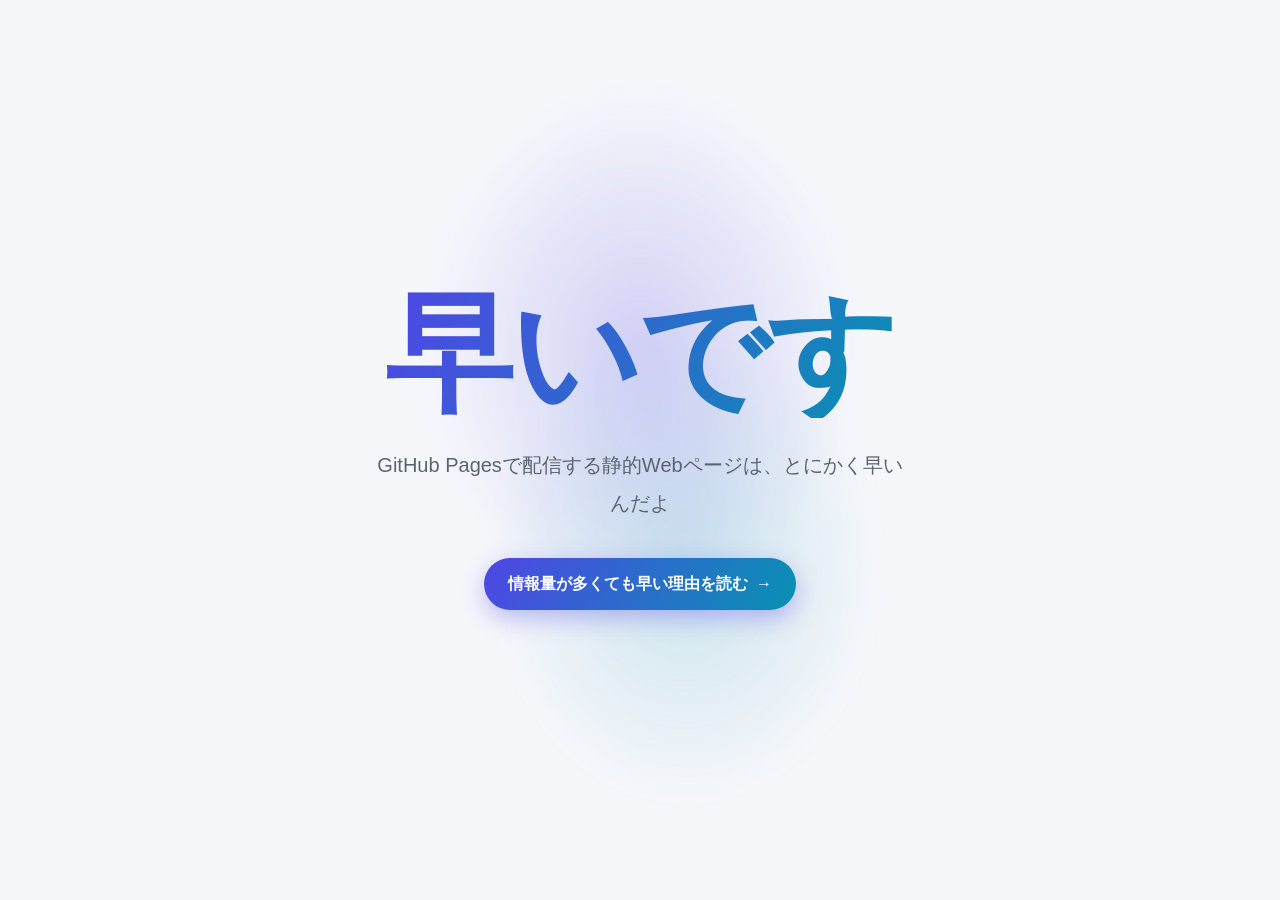
<file: index.html>
<!DOCTYPE html>
<html lang="ja">
<head>
  <meta charset="UTF-8">
  <meta name="viewport" content="width=device-width, initial-scale=1.0">
  <title>GitHub Pages は早い</title>
  <meta name="description" content="GitHub Pagesで配信する静的Webページは早い。">
  <link rel="stylesheet" href="style.css">
</head>
<body>
  <main class="hero">
    <h1 class="catch">早いです</h1>
    <p class="lead">GitHub Pagesで配信する静的Webページは、とにかく早いんだよ</p>
    <a class="cta" href="info/">情報量が多くても早い理由を読む</a>
  </main>
</body>
</html>
</file>
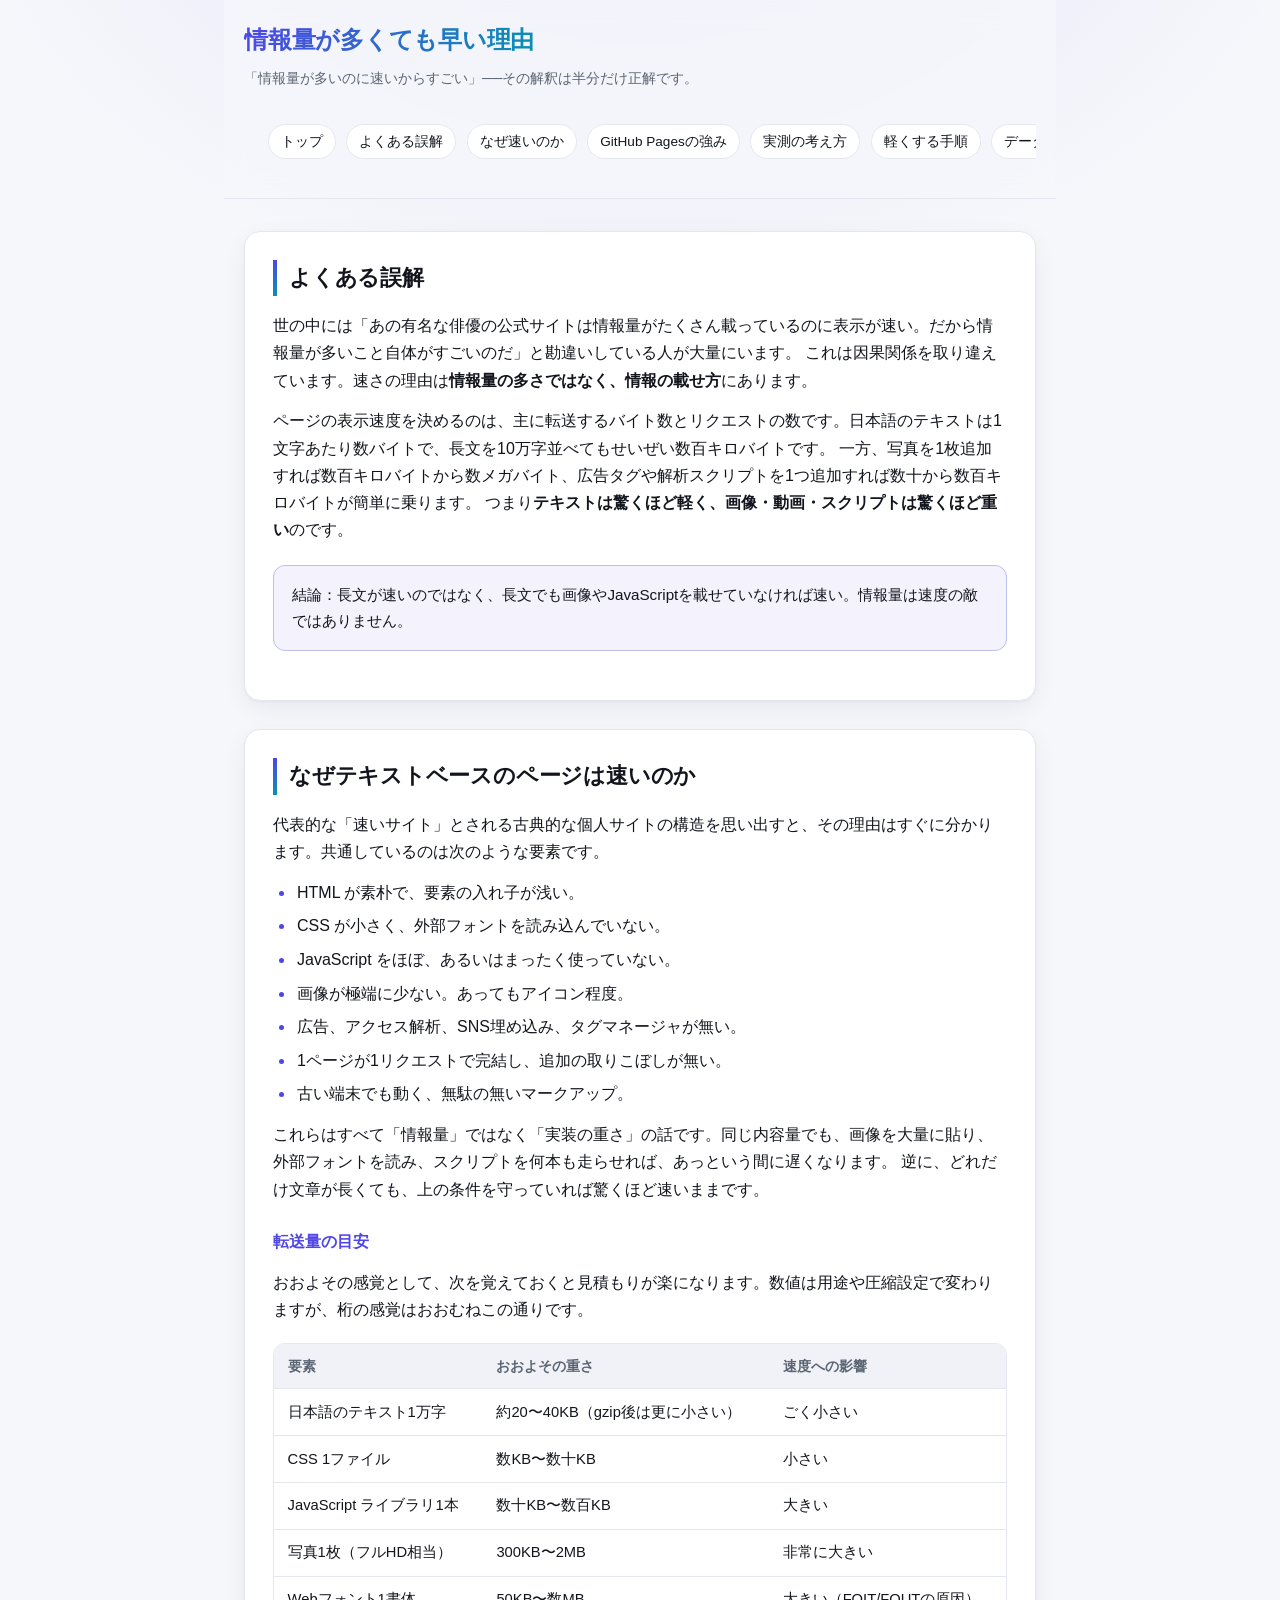
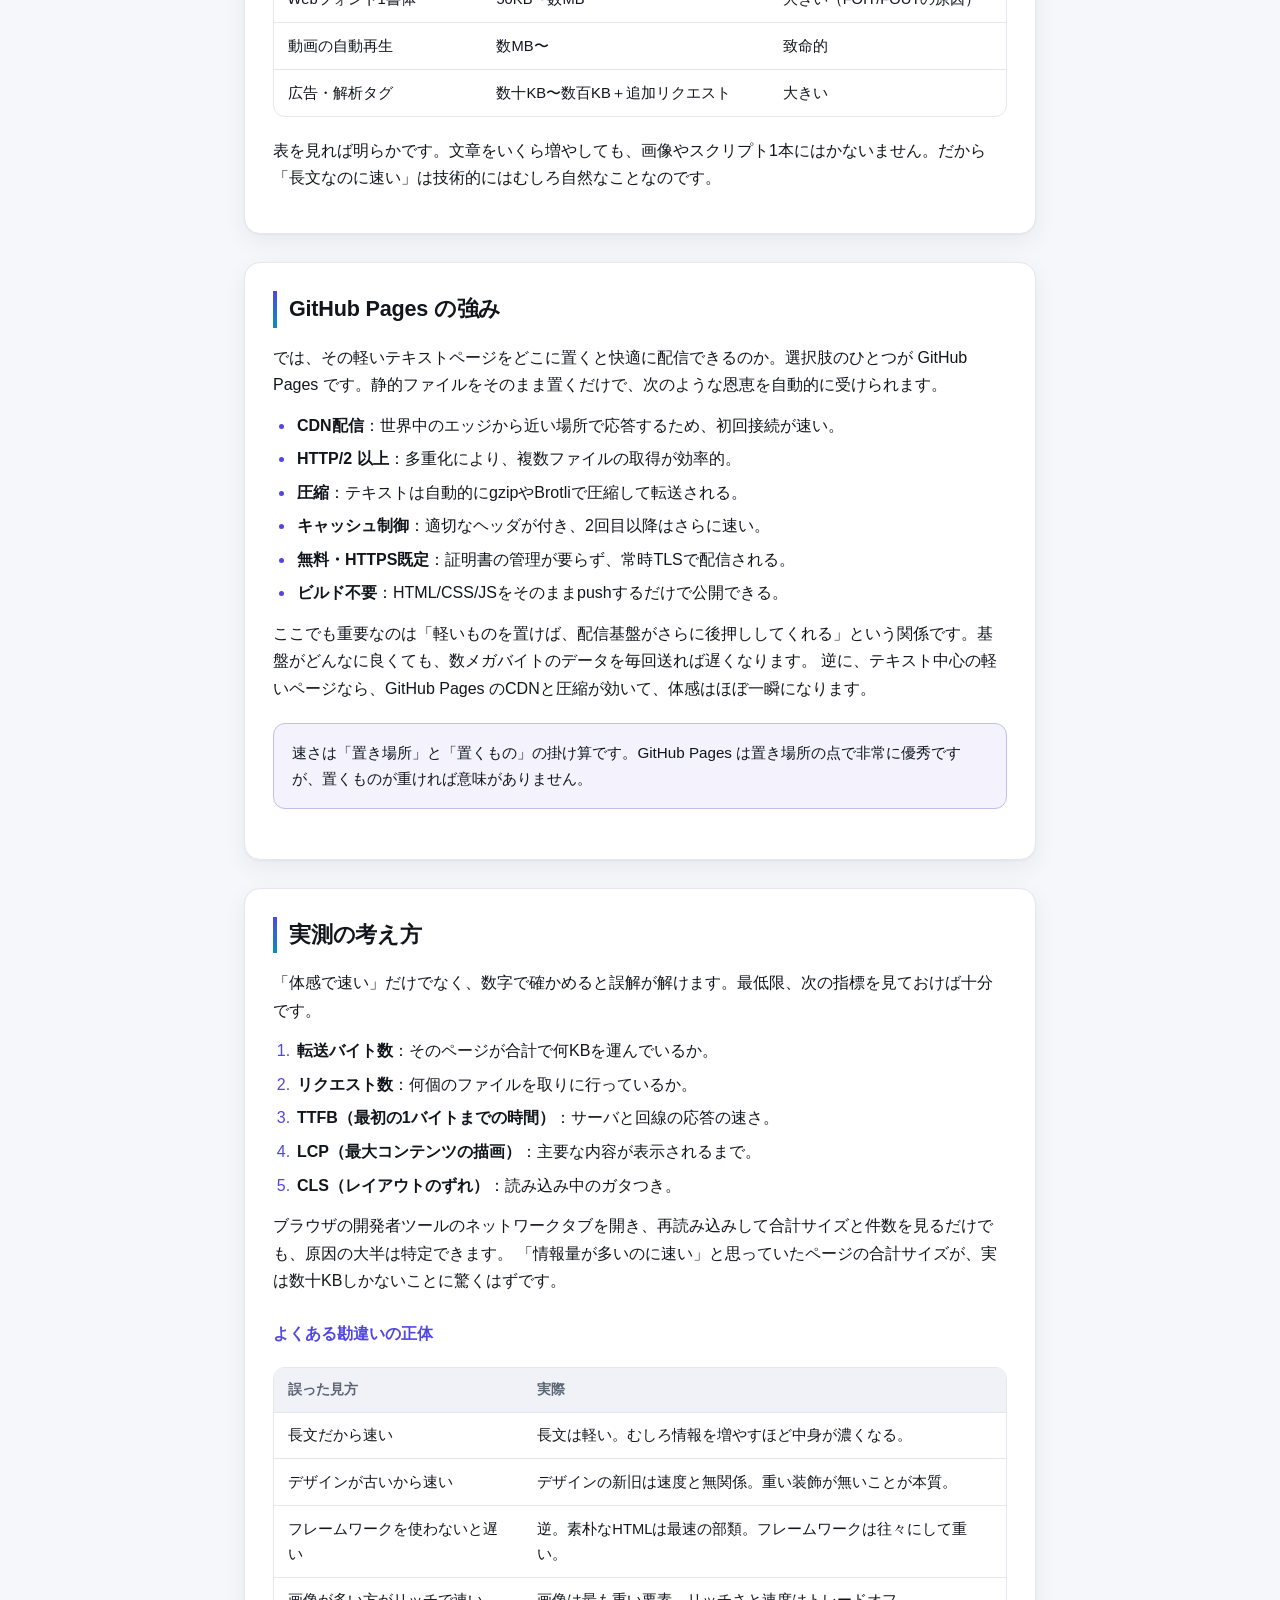
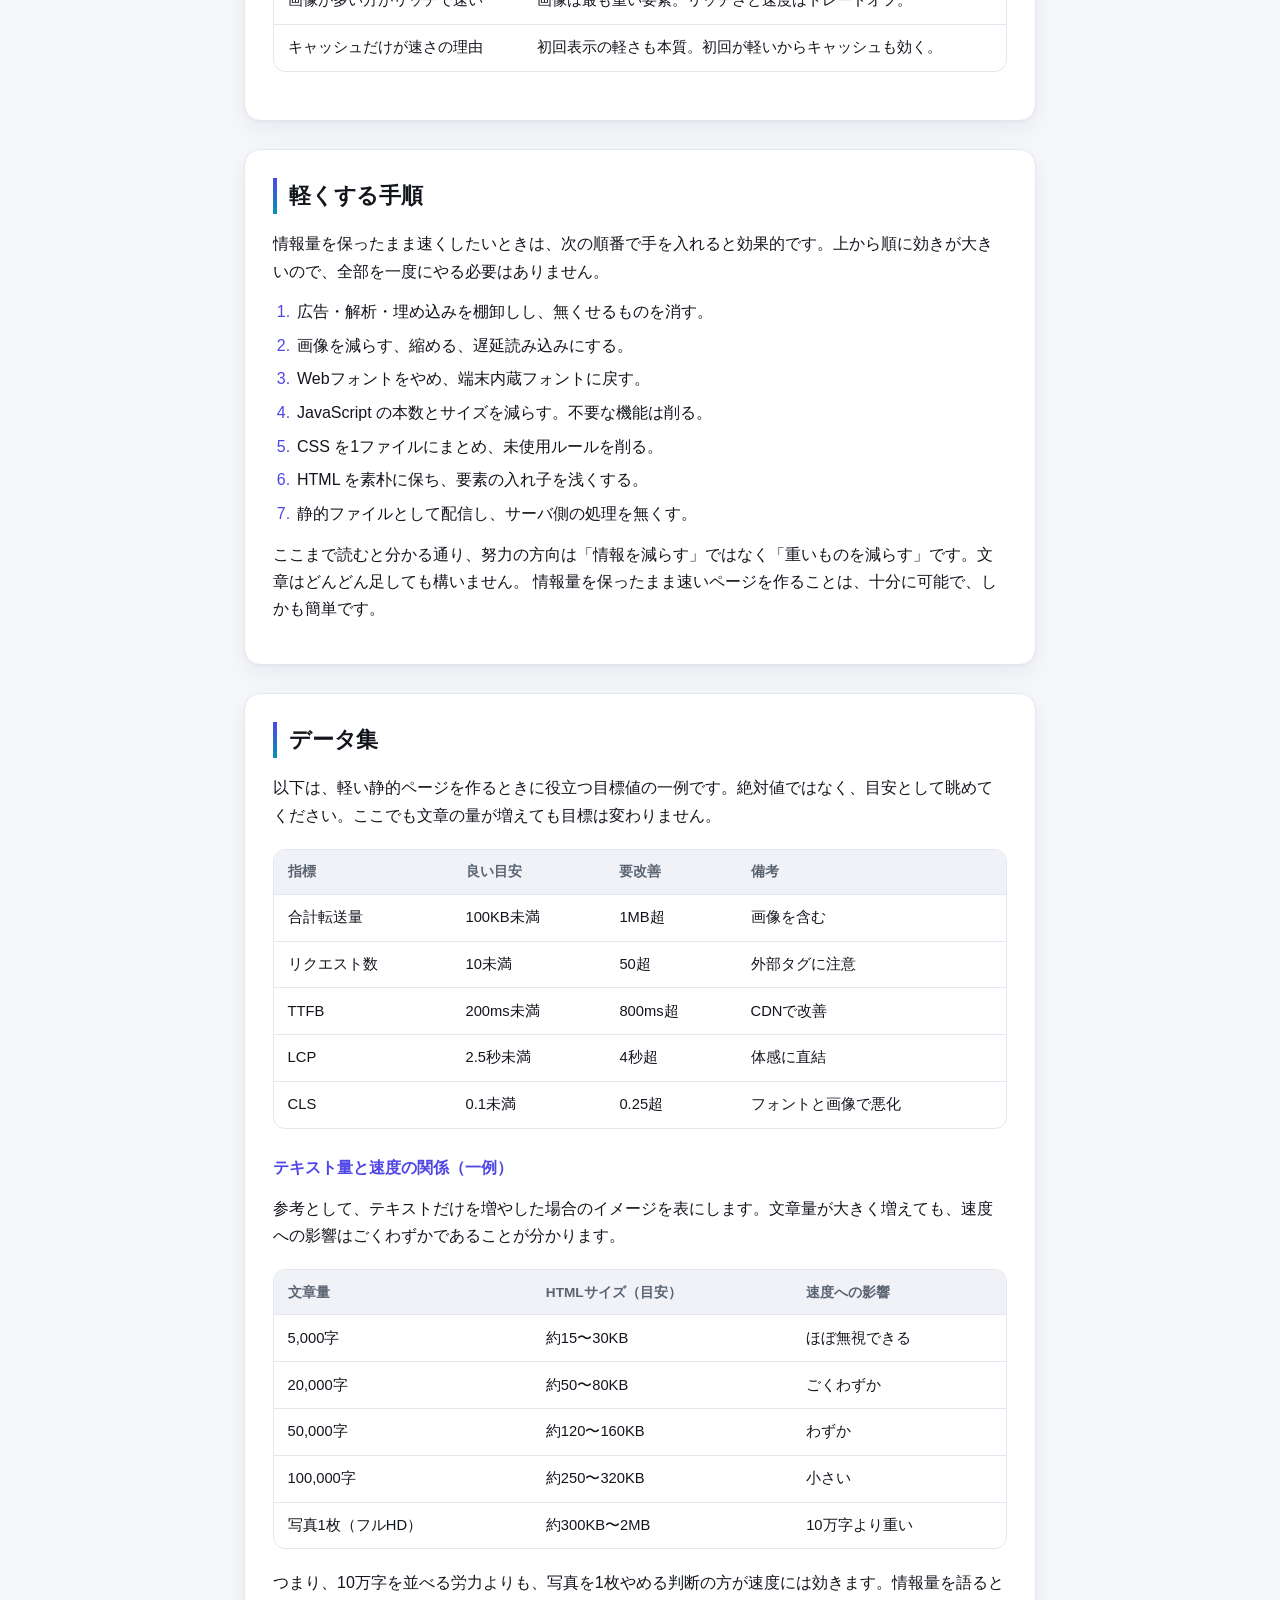
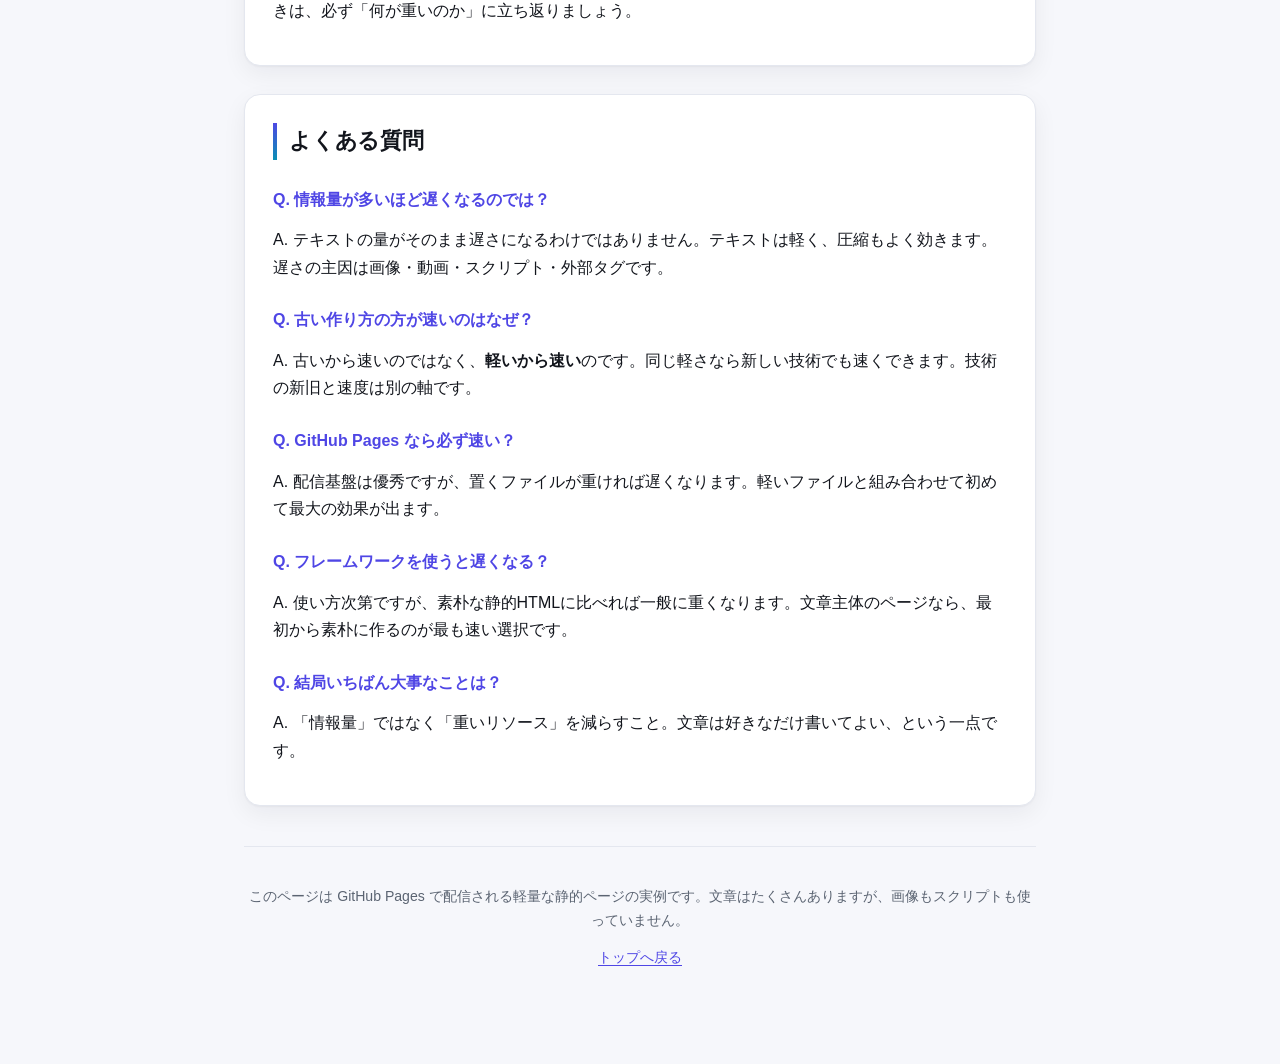
<file: info/index.html>
<!DOCTYPE html>
<html lang="ja">
<head>
  <meta charset="UTF-8">
  <meta name="viewport" content="width=device-width, initial-scale=1.0">
  <title>情報量が多くても早い理由 | GitHub Pages は早い</title>
  <meta name="description" content="阿部寛のホームページが早いのは情報量が多いからではなく、テキストベースで軽いから。その仕組みを大量のテキストで解説します。">
  <link rel="stylesheet" href="../style.css">
</head>
<body class="doc">
  <div class="wrap">
    <header class="site">
      <h1>情報量が多くても早い理由</h1>
      <p>「情報量が多いのに速いからすごい」──その解釈は半分だけ正解です。</p>
      <nav>
        <ul>
          <li><a href="../index.html">トップ</a></li>
          <li><a href="#misconception">よくある誤解</a></li>
          <li><a href="#why">なぜ速いのか</a></li>
          <li><a href="#pages">GitHub Pagesの強み</a></li>
          <li><a href="#measure">実測の考え方</a></li>
          <li><a href="#checklist">軽くする手順</a></li>
          <li><a href="#records">データ集</a></li>
          <li><a href="#faq">よくある質問</a></li>
        </ul>
      </nav>
    </header>

    <section id="misconception">
      <h2>よくある誤解</h2>
      <p>
        世の中には「あの有名な俳優の公式サイトは情報量がたくさん載っているのに表示が速い。だから情報量が多いこと自体がすごいのだ」と勘違いしている人が大量にいます。
        これは因果関係を取り違えています。速さの理由は<strong>情報量の多さではなく、情報の載せ方</strong>にあります。
      </p>
      <p>
        ページの表示速度を決めるのは、主に転送するバイト数とリクエストの数です。日本語のテキストは1文字あたり数バイトで、長文を10万字並べてもせいぜい数百キロバイトです。
        一方、写真を1枚追加すれば数百キロバイトから数メガバイト、広告タグや解析スクリプトを1つ追加すれば数十から数百キロバイトが簡単に乗ります。
        つまり<strong>テキストは驚くほど軽く、画像・動画・スクリプトは驚くほど重い</strong>のです。
      </p>
      <div class="note">
        結論：長文が速いのではなく、長文でも画像やJavaScriptを載せていなければ速い。情報量は速度の敵ではありません。
      </div>
    </section>

    <section id="why">
      <h2>なぜテキストベースのページは速いのか</h2>
      <p>
        代表的な「速いサイト」とされる古典的な個人サイトの構造を思い出すと、その理由はすぐに分かります。共通しているのは次のような要素です。
      </p>
      <ul>
        <li>HTML が素朴で、要素の入れ子が浅い。</li>
        <li>CSS が小さく、外部フォントを読み込んでいない。</li>
        <li>JavaScript をほぼ、あるいはまったく使っていない。</li>
        <li>画像が極端に少ない。あってもアイコン程度。</li>
        <li>広告、アクセス解析、SNS埋め込み、タグマネージャが無い。</li>
        <li>1ページが1リクエストで完結し、追加の取りこぼしが無い。</li>
        <li>古い端末でも動く、無駄の無いマークアップ。</li>
      </ul>
      <p>
        これらはすべて「情報量」ではなく「実装の重さ」の話です。同じ内容量でも、画像を大量に貼り、外部フォントを読み、スクリプトを何本も走らせれば、あっという間に遅くなります。
        逆に、どれだけ文章が長くても、上の条件を守っていれば驚くほど速いままです。
      </p>
      <h3>転送量の目安</h3>
      <p>
        おおよその感覚として、次を覚えておくと見積もりが楽になります。数値は用途や圧縮設定で変わりますが、桁の感覚はおおむねこの通りです。
      </p>
      <table>
        <thead>
          <tr><th>要素</th><th>おおよその重さ</th><th>速度への影響</th></tr>
        </thead>
        <tbody>
          <tr><td>日本語のテキスト1万字</td><td>約20〜40KB（gzip後は更に小さい）</td><td>ごく小さい</td></tr>
          <tr><td>CSS 1ファイル</td><td>数KB〜数十KB</td><td>小さい</td></tr>
          <tr><td>JavaScript ライブラリ1本</td><td>数十KB〜数百KB</td><td>大きい</td></tr>
          <tr><td>写真1枚（フルHD相当）</td><td>300KB〜2MB</td><td>非常に大きい</td></tr>
          <tr><td>Webフォント1書体</td><td>50KB〜数MB</td><td>大きい（FOIT/FOUTの原因）</td></tr>
          <tr><td>動画の自動再生</td><td>数MB〜</td><td>致命的</td></tr>
          <tr><td>広告・解析タグ</td><td>数十KB〜数百KB＋追加リクエスト</td><td>大きい</td></tr>
        </tbody>
      </table>
      <p>
        表を見れば明らかです。文章をいくら増やしても、画像やスクリプト1本にはかないません。だから「長文なのに速い」は技術的にはむしろ自然なことなのです。
      </p>
    </section>

    <section id="pages">
      <h2>GitHub Pages の強み</h2>
      <p>
        では、その軽いテキストページをどこに置くと快適に配信できるのか。選択肢のひとつが GitHub Pages です。静的ファイルをそのまま置くだけで、次のような恩恵を自動的に受けられます。
      </p>
      <ul>
        <li><strong>CDN配信</strong>：世界中のエッジから近い場所で応答するため、初回接続が速い。</li>
        <li><strong>HTTP/2 以上</strong>：多重化により、複数ファイルの取得が効率的。</li>
        <li><strong>圧縮</strong>：テキストは自動的にgzipやBrotliで圧縮して転送される。</li>
        <li><strong>キャッシュ制御</strong>：適切なヘッダが付き、2回目以降はさらに速い。</li>
        <li><strong>無料・HTTPS既定</strong>：証明書の管理が要らず、常時TLSで配信される。</li>
        <li><strong>ビルド不要</strong>：HTML/CSS/JSをそのままpushするだけで公開できる。</li>
      </ul>
      <p>
        ここでも重要なのは「軽いものを置けば、配信基盤がさらに後押ししてくれる」という関係です。基盤がどんなに良くても、数メガバイトのデータを毎回送れば遅くなります。
        逆に、テキスト中心の軽いページなら、GitHub Pages のCDNと圧縮が効いて、体感はほぼ一瞬になります。
      </p>
      <div class="note">
        速さは「置き場所」と「置くもの」の掛け算です。GitHub Pages は置き場所の点で非常に優秀ですが、置くものが重ければ意味がありません。
      </div>
    </section>

    <section id="measure">
      <h2>実測の考え方</h2>
      <p>
        「体感で速い」だけでなく、数字で確かめると誤解が解けます。最低限、次の指標を見ておけば十分です。
      </p>
      <ol>
        <li><strong>転送バイト数</strong>：そのページが合計で何KBを運んでいるか。</li>
        <li><strong>リクエスト数</strong>：何個のファイルを取りに行っているか。</li>
        <li><strong>TTFB（最初の1バイトまでの時間）</strong>：サーバと回線の応答の速さ。</li>
        <li><strong>LCP（最大コンテンツの描画）</strong>：主要な内容が表示されるまで。</li>
        <li><strong>CLS（レイアウトのずれ）</strong>：読み込み中のガタつき。</li>
      </ol>
      <p>
        ブラウザの開発者ツールのネットワークタブを開き、再読み込みして合計サイズと件数を見るだけでも、原因の大半は特定できます。
        「情報量が多いのに速い」と思っていたページの合計サイズが、実は数十KBしかないことに驚くはずです。
      </p>
      <h3>よくある勘違いの正体</h3>
      <table>
        <thead>
          <tr><th>誤った見方</th><th>実際</th></tr>
        </thead>
        <tbody>
          <tr><td>長文だから速い</td><td>長文は軽い。むしろ情報を増やすほど中身が濃くなる。</td></tr>
          <tr><td>デザインが古いから速い</td><td>デザインの新旧は速度と無関係。重い装飾が無いことが本質。</td></tr>
          <tr><td>フレームワークを使わないと遅い</td><td>逆。素朴なHTMLは最速の部類。フレームワークは往々にして重い。</td></tr>
          <tr><td>画像が多い方がリッチで速い</td><td>画像は最も重い要素。リッチさと速度はトレードオフ。</td></tr>
          <tr><td>キャッシュだけが速さの理由</td><td>初回表示の軽さも本質。初回が軽いからキャッシュも効く。</td></tr>
        </tbody>
      </table>
    </section>

    <section id="checklist">
      <h2>軽くする手順</h2>
      <p>
        情報量を保ったまま速くしたいときは、次の順番で手を入れると効果的です。上から順に効きが大きいので、全部を一度にやる必要はありません。
      </p>
      <ol>
        <li>広告・解析・埋め込みを棚卸しし、無くせるものを消す。</li>
        <li>画像を減らす、縮める、遅延読み込みにする。</li>
        <li>Webフォントをやめ、端末内蔵フォントに戻す。</li>
        <li>JavaScript の本数とサイズを減らす。不要な機能は削る。</li>
        <li>CSS を1ファイルにまとめ、未使用ルールを削る。</li>
        <li>HTML を素朴に保ち、要素の入れ子を浅くする。</li>
        <li>静的ファイルとして配信し、サーバ側の処理を無くす。</li>
      </ol>
      <p>
        ここまで読むと分かる通り、努力の方向は「情報を減らす」ではなく「重いものを減らす」です。文章はどんどん足しても構いません。
        情報量を保ったまま速いページを作ることは、十分に可能で、しかも簡単です。
      </p>
    </section>

    <section id="records">
      <h2>データ集</h2>
      <p>
        以下は、軽い静的ページを作るときに役立つ目標値の一例です。絶対値ではなく、目安として眺めてください。ここでも文章の量が増えても目標は変わりません。
      </p>
      <table>
        <thead>
          <tr><th>指標</th><th>良い目安</th><th>要改善</th><th>備考</th></tr>
        </thead>
        <tbody>
          <tr><td>合計転送量</td><td>100KB未満</td><td>1MB超</td><td>画像を含む</td></tr>
          <tr><td>リクエスト数</td><td>10未満</td><td>50超</td><td>外部タグに注意</td></tr>
          <tr><td>TTFB</td><td>200ms未満</td><td>800ms超</td><td>CDNで改善</td></tr>
          <tr><td>LCP</td><td>2.5秒未満</td><td>4秒超</td><td>体感に直結</td></tr>
          <tr><td>CLS</td><td>0.1未満</td><td>0.25超</td><td>フォントと画像で悪化</td></tr>
        </tbody>
      </table>
      <h3>テキスト量と速度の関係（一例）</h3>
      <p>
        参考として、テキストだけを増やした場合のイメージを表にします。文章量が大きく増えても、速度への影響はごくわずかであることが分かります。
      </p>
      <table>
        <thead>
          <tr><th>文章量</th><th>HTMLサイズ（目安）</th><th>速度への影響</th></tr>
        </thead>
        <tbody>
          <tr><td>5,000字</td><td>約15〜30KB</td><td>ほぼ無視できる</td></tr>
          <tr><td>20,000字</td><td>約50〜80KB</td><td>ごくわずか</td></tr>
          <tr><td>50,000字</td><td>約120〜160KB</td><td>わずか</td></tr>
          <tr><td>100,000字</td><td>約250〜320KB</td><td>小さい</td></tr>
          <tr><td>写真1枚（フルHD）</td><td>約300KB〜2MB</td><td>10万字より重い</td></tr>
        </tbody>
      </table>
      <p>
        つまり、10万字を並べる労力よりも、写真を1枚やめる判断の方が速度には効きます。情報量を語るときは、必ず「何が重いのか」に立ち返りましょう。
      </p>
    </section>

    <section id="faq">
      <h2>よくある質問</h2>
      <h3>Q. 情報量が多いほど遅くなるのでは？</h3>
      <p>
        A. テキストの量がそのまま遅さになるわけではありません。テキストは軽く、圧縮もよく効きます。遅さの主因は画像・動画・スクリプト・外部タグです。
      </p>
      <h3>Q. 古い作り方の方が速いのはなぜ？</h3>
      <p>
        A. 古いから速いのではなく、<strong>軽いから速い</strong>のです。同じ軽さなら新しい技術でも速くできます。技術の新旧と速度は別の軸です。
      </p>
      <h3>Q. GitHub Pages なら必ず速い？</h3>
      <p>
        A. 配信基盤は優秀ですが、置くファイルが重ければ遅くなります。軽いファイルと組み合わせて初めて最大の効果が出ます。
      </p>
      <h3>Q. フレームワークを使うと遅くなる？</h3>
      <p>
        A. 使い方次第ですが、素朴な静的HTMLに比べれば一般に重くなります。文章主体のページなら、最初から素朴に作るのが最も速い選択です。
      </p>
      <h3>Q. 結局いちばん大事なことは？</h3>
      <p>
        A. 「情報量」ではなく「重いリソース」を減らすこと。文章は好きなだけ書いてよい、という一点です。
      </p>
    </section>

    <footer class="site">
      <p>このページは GitHub Pages で配信される軽量な静的ページの実例です。文章はたくさんありますが、画像もスクリプトも使っていません。</p>
      <p><a href="../index.html">トップへ戻る</a></p>
    </footer>
  </div>
</body>
</html>
</file>
<file: style.css>
:root {
  --bg: #f6f7fb;
  --surface: #ffffff;
  --surface-2: #f0f2f8;
  --fg: #12151c;
  --muted: #5b6472;
  --line: #e4e7ef;
  --accent: #4f46e5;
  --accent-2: #0891b2;
  --shadow: 0 1px 2px rgba(18, 21, 28, 0.04), 0 8px 24px rgba(18, 21, 28, 0.06);
  --radius: 16px;
}

@media (prefers-color-scheme: dark) {
  :root {
    --bg: #0a0c11;
    --surface: #12151c;
    --surface-2: #171b24;
    --fg: #f2f4f8;
    --muted: #9aa4b2;
    --line: #232936;
    --accent: #818cf8;
    --accent-2: #22d3ee;
    --shadow: 0 1px 2px rgba(0, 0, 0, 0.4), 0 12px 32px rgba(0, 0, 0, 0.35);
  }
}

* {
  box-sizing: border-box;
  margin: 0;
  padding: 0;
}

html {
  scroll-behavior: smooth;
}

html,
body {
  min-height: 100%;
}

body {
  background: var(--bg);
  color: var(--fg);
  font-family: -apple-system, BlinkMacSystemFont, "Segoe UI", "Hiragino Kaku Gothic ProN",
    "Hiragino Sans", "Noto Sans JP", "Yu Gothic", Meiryo, sans-serif;
  line-height: 1.7;
  -webkit-font-smoothing: antialiased;
  -moz-osx-font-smoothing: grayscale;
  text-rendering: optimizeLegibility;
}

::selection {
  background: color-mix(in srgb, var(--accent) 30%, transparent);
}

a {
  color: var(--accent);
  text-underline-offset: 3px;
}

:focus-visible {
  outline: 2px solid var(--accent);
  outline-offset: 2px;
  border-radius: 4px;
}

/* ===== トップページ（中央寄せ） ===== */

.hero {
  position: relative;
  min-height: 100svh;
  max-width: 46rem;
  margin: 0 auto;
  display: flex;
  flex-direction: column;
  align-items: center;
  justify-content: center;
  text-align: center;
  padding: 2rem 1.5rem;
  overflow: hidden;
}

.hero::before {
  content: "";
  position: absolute;
  inset: -20%;
  z-index: -1;
  background:
    radial-gradient(closest-side, color-mix(in srgb, var(--accent) 22%, transparent), transparent 70%) 50% 30% / 60% 60% no-repeat,
    radial-gradient(closest-side, color-mix(in srgb, var(--accent-2) 18%, transparent), transparent 70%) 60% 70% / 55% 55% no-repeat;
  filter: blur(10px);
}

.catch {
  font-size: clamp(3.5rem, 14vw, 8rem);
  font-weight: 800;
  letter-spacing: -0.02em;
  line-height: 1;
  background: linear-gradient(120deg, var(--accent), var(--accent-2));
  -webkit-background-clip: text;
  background-clip: text;
  color: transparent;
}

.lead {
  margin-top: 1.75rem;
  max-width: 34rem;
  font-size: clamp(1rem, 2.4vw, 1.25rem);
  color: var(--muted);
  line-height: 1.9;
}

.cta {
  display: inline-flex;
  align-items: center;
  gap: 0.5rem;
  margin-top: 2.25rem;
  padding: 0.8rem 1.5rem;
  font-size: 1rem;
  font-weight: 600;
  color: #fff;
  text-decoration: none;
  background: linear-gradient(120deg, var(--accent), var(--accent-2));
  border-radius: 999px;
  box-shadow: 0 8px 24px color-mix(in srgb, var(--accent) 35%, transparent);
  transition: transform 0.15s ease, box-shadow 0.15s ease, filter 0.15s ease;
}

.cta::after {
  content: "→";
  transition: transform 0.15s ease;
}

.cta:hover {
  transform: translateY(-2px);
  filter: brightness(1.05);
  box-shadow: 0 12px 30px color-mix(in srgb, var(--accent) 45%, transparent);
}

.cta:hover::after {
  transform: translateX(3px);
}

.cta:active {
  transform: translateY(0);
}

/* ===== 情報ページ（テキストベース） ===== */

.doc {
  font-size: 16px;
  background-color: var(--bg);
  background-image: radial-gradient(
    70rem 45rem at 50% -15%,
    color-mix(in srgb, var(--accent) 12%, transparent),
    transparent 60%
  );
  background-repeat: no-repeat;
  background-attachment: fixed;
}

.doc .wrap {
  max-width: 52rem;
  margin: 0 auto;
  padding: 0 1.25rem 5rem;
}

.doc header.site {
  position: sticky;
  top: 0;
  z-index: 10;
  margin: 0 -1.25rem 2rem;
  padding: 1.25rem 1.25rem 1rem;
  background: color-mix(in srgb, var(--bg) 82%, transparent);
  backdrop-filter: saturate(1.4) blur(12px);
  -webkit-backdrop-filter: saturate(1.4) blur(12px);
  border-bottom: 1px solid var(--line);
}

.doc header.site h1 {
  font-size: clamp(1.25rem, 3vw, 1.5rem);
  font-weight: 800;
  letter-spacing: -0.01em;
  background: linear-gradient(120deg, var(--accent), var(--accent-2));
  -webkit-background-clip: text;
  background-clip: text;
  color: transparent;
  width: fit-content;
}

.doc header.site > p {
  color: var(--muted);
  font-size: 0.9rem;
  margin-top: 0.3rem;
}

.doc nav {
  margin-top: 0.9rem;
  overflow-x: auto;
  scrollbar-width: none;
}

.doc nav::-webkit-scrollbar {
  display: none;
}

.doc nav ul {
  list-style: none;
  display: flex;
  flex-wrap: nowrap;
  gap: 0.5rem;
  width: max-content;
  padding-bottom: 0.15rem;
}

.doc nav a {
  display: inline-block;
  white-space: nowrap;
  font-size: 0.85rem;
  color: var(--fg);
  text-decoration: none;
  padding: 0.3rem 0.75rem;
  border: 1px solid var(--line);
  border-radius: 999px;
  background: var(--surface);
  transition: border-color 0.15s ease, color 0.15s ease, transform 0.15s ease;
}

.doc nav a:hover {
  color: var(--accent);
  border-color: var(--accent);
  transform: translateY(-1px);
}

.doc section {
  margin-top: 1.75rem;
  background: var(--surface);
  border: 1px solid var(--line);
  border-radius: var(--radius);
  padding: 1.75rem;
  box-shadow: var(--shadow);
  scroll-margin-top: 7.5rem;
}

.doc h2 {
  font-size: clamp(1.15rem, 2.6vw, 1.35rem);
  font-weight: 700;
  letter-spacing: -0.01em;
  padding-left: 0.75rem;
  border-left: 4px solid var(--accent);
  border-image: linear-gradient(180deg, var(--accent), var(--accent-2)) 1;
  margin-bottom: 1rem;
}

.doc h3 {
  font-size: 1rem;
  font-weight: 700;
  margin: 1.6rem 0 0.5rem;
  color: var(--accent);
}

.doc p {
  margin: 0.85rem 0;
}

.doc ul,
.doc ol {
  margin: 0.85rem 0 0.85rem 1.35rem;
}

.doc li {
  margin: 0.4rem 0;
  padding-left: 0.15rem;
}

.doc li::marker {
  color: var(--accent);
}

.doc strong {
  font-weight: 700;
  color: var(--fg);
}

.doc code {
  background: var(--surface-2);
  border: 1px solid var(--line);
  border-radius: 6px;
  padding: 0.1rem 0.4rem;
  font-family: ui-monospace, SFMono-Regular, Menlo, Consolas, monospace;
  font-size: 0.9em;
}

.doc table {
  width: 100%;
  border-collapse: separate;
  border-spacing: 0;
  margin: 1.25rem 0;
  font-size: 0.92rem;
  border: 1px solid var(--line);
  border-radius: 12px;
  overflow: hidden;
}

.doc th,
.doc td {
  padding: 0.65rem 0.85rem;
  text-align: left;
  border-bottom: 1px solid var(--line);
}

.doc th {
  background: var(--surface-2);
  font-weight: 700;
  font-size: 0.85rem;
  color: var(--muted);
  text-transform: none;
}

.doc tbody tr:last-child td {
  border-bottom: none;
}

.doc tbody tr {
  transition: background 0.12s ease;
}

.doc tbody tr:hover {
  background: color-mix(in srgb, var(--accent) 5%, transparent);
}

.doc .note {
  background: color-mix(in srgb, var(--accent) 7%, var(--surface));
  border: 1px solid color-mix(in srgb, var(--accent) 25%, var(--line));
  border-radius: 12px;
  padding: 1rem 1.15rem;
  margin: 1.35rem 0;
  color: var(--fg);
  font-size: 0.95rem;
}

.doc footer.site {
  margin-top: 2.5rem;
  padding-top: 1.5rem;
  border-top: 1px solid var(--line);
  color: var(--muted);
  font-size: 0.88rem;
  text-align: center;
}

.doc footer.site p + p {
  margin-top: 0.75rem;
}

@media (max-width: 560px) {
  .doc .wrap {
    padding: 0 1rem 4rem;
  }

  .doc header.site {
    margin-left: -1rem;
    margin-right: -1rem;
    padding-left: 1rem;
    padding-right: 1rem;
  }

  .doc section {
    padding: 1.35rem 1.15rem;
    border-radius: 14px;
  }

  .doc th,
  .doc td {
    padding: 0.55rem 0.6rem;
    font-size: 0.85rem;
  }
}
</file>
